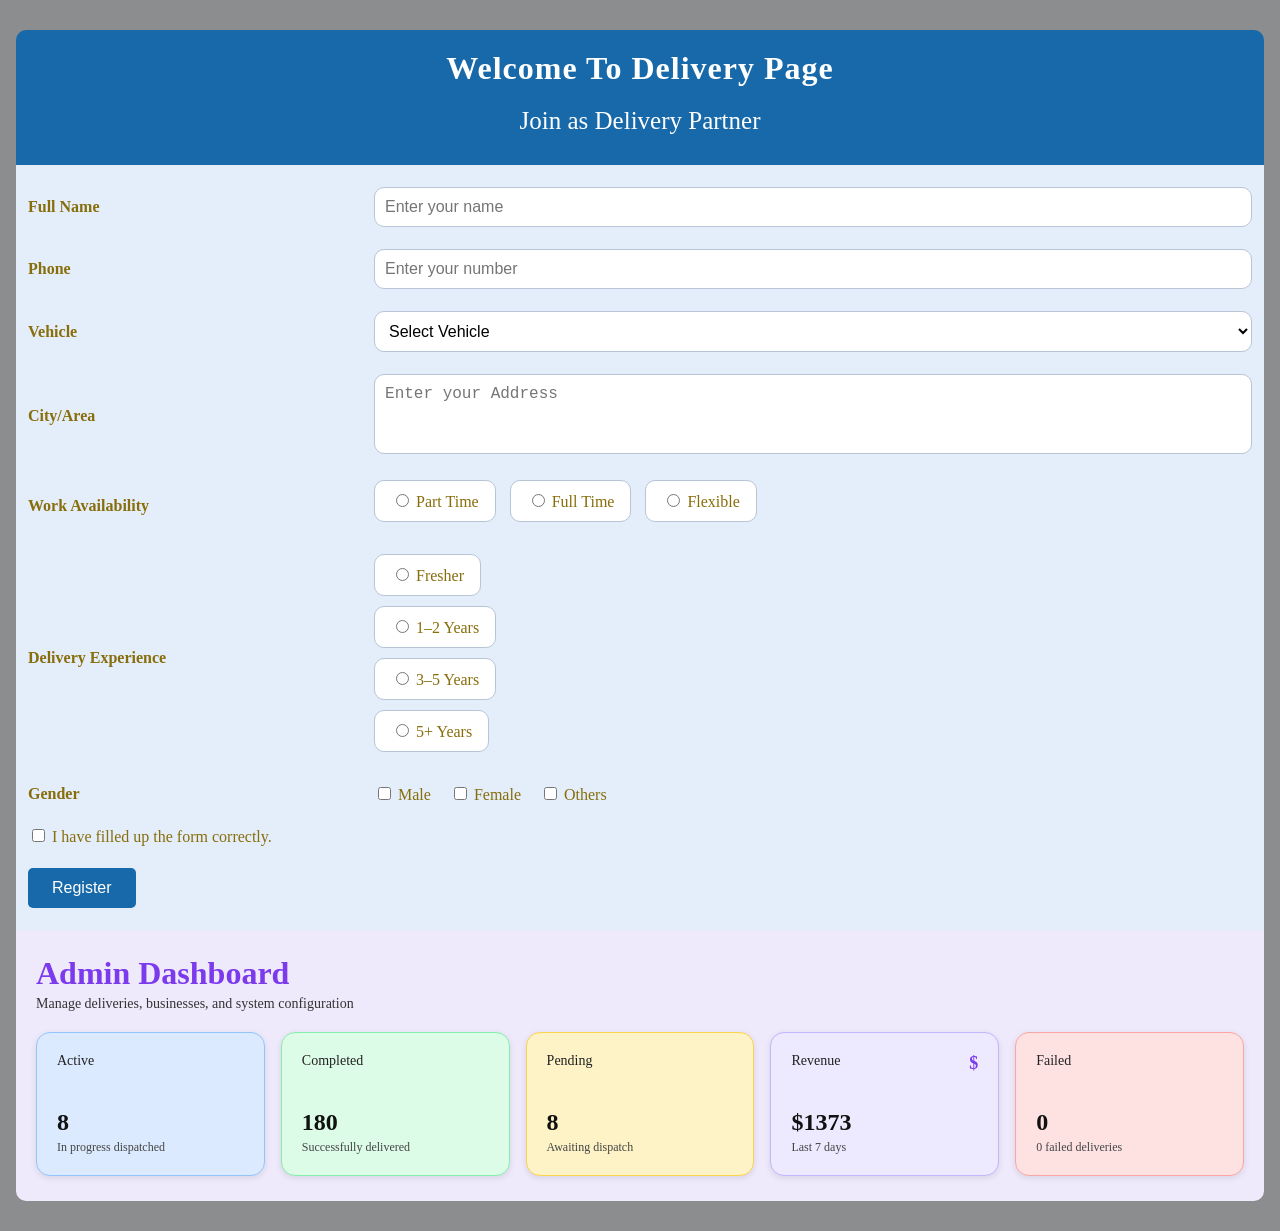
<file: delivery.html>
<!DOCTYPE html>
<html lang="en-US">
<head>
    <meta charset="UTF-8">
    <meta name="viewport" content="width=device-width, initial-scale=1.0">
    <title>Delivery </title>
    <link rel="stylesheet" href="delivery.css">
</head>
<body>

    
    <div class="header-section">
        <h1 id="page-title">Welcome To Delivery Page</h1>
        <p class="subtitle">Join as Delivery Partner</p>
    </div>

    <form id="delivery-form" action="" method="get">
        <table class="form-table">

            <tr>
                <td><label for="name">Full Name</label></td>
                <td>
                    <input type="text" id="name" name="name" placeholder="Enter your name">
                    <span id="nameError" class="error"></span>
                </td>
            </tr>

            <tr>
                <td><label for="Phone">Phone</label></td>
                <td>
                    <input type="text" id="Phone" name="Phone" placeholder="Enter your number">
                    <span id="phoneError" class="error"></span>
                </td>
            </tr>

            <tr>
                <td><label for="vehicle">Vehicle</label></td>
                <td>
                    <select id="vehicle" name="vehicle">
                        <option value="">Select Vehicle</option>
                        <option value="Bicycle">Bicycle</option>
                        <option value="Bike">Bike</option>
                        <option value="Walking">Walking</option>
                        <option value="Drone">Drone</option>
                        <option value="Robot">Robot</option>
                    </select>
                    <span id="vehicleError" class="error"></span>
                </td>
            </tr>

            <tr>
                <td><label for="address">City/Area</label></td>
                <td>
                    <textarea id="address" name="address" placeholder="Enter your Address"></textarea>
                    <span id="cityError" class="error"></span>
                </td>
            </tr>
                        <!-- Work Availability -->
            <tr>
                <td><label>Work Availability</label></td>
                <td>
                    <label class="option-box">
                        <input type="radio" name="availability" value="Part Time"> Part Time
                    </label>
                    <label class="option-box">
                        <input type="radio" name="availability" value="Full Time"> Full Time
                    </label>
                    <label class="option-box">
                        <input type="radio" name="availability" value="Flexible"> Flexible
                    </label>
                </td>
            </tr>

            <!-- Delivery Experience -->
            <tr>
                <td><label>Delivery Experience</label></td>
                <td>
                    <label class="option-box">
                        <input type="radio" name="experience" value="Fresher"> Fresher
                    </label>
                    <br>
                    <label class="option-box">
                        <input type="radio" name="experience" value="1-2 Years"> 1–2 Years
                    </label>
                    <br>
                    <label class="option-box">
                        <input type="radio" name="experience" value="3-5 Years"> 3–5 Years
                    </label>
                    <br>
                    <label class="option-box">
                        <input type="radio" name="experience" value="5+ Years"> 5+ Years
                    </label>
                </td>
            </tr>

            <tr>
                <td><label>Gender</label></td>
                <td>
                    <div class="gender-options">
                        <label><input type="checkbox" name="gender" value="Male"> Male</label>
                        <label><input type="checkbox" name="gender" value="Female"> Female</label>
                        <label><input type="checkbox" name="gender" value="Others"> Others</label>
                    </div>
                </td>
            </tr>

            <tr>
                <td colspan="2">
                    <label class="confirm">
                        <input type="checkbox" id="confirm">
                        I have filled up the form correctly.
                    </label>
                </td>
            </tr>

            <tr>
                <td colspan="2">
                    <button class="register-btn" type="submit">Register</button>
                </td>
            </tr>

        </table>
    </form>

       <div class="dashboard">

        <h2 class="dash-title">Admin Dashboard</h2>
        <p class="dash-sub">Manage deliveries, businesses, and system configuration</p>

        <div class="dash-cards">

            <div class="dash-card active">
                <div class="card-top">
                    <span>Active</span>
                    <span class="icon blue"></span>
                </div>
                <h3>8</h3>
                <p>In progress dispatched</p>
            </div>

            <div class="dash-card completed">
                <div class="card-top">
                    <span>Completed</span>
                    <span class="icon green"></span>
                </div>
                <h3>180</h3>
                <p>Successfully delivered</p>
            </div>

            <div class="dash-card pending">
                <div class="card-top">
                    <span>Pending</span>
                    <span class="icon orange"></span>
                </div>
                <h3>8</h3>
                <p>Awaiting dispatch</p>
            </div>

            <div class="dash-card revenue">
                <div class="card-top">
                    <span>Revenue</span>
                    <span class="icon purple">$</span>
                </div>
                <h3>$1373</h3>
                <p>Last 7 days</p>
            </div>

            <div class="dash-card failed">
                <div class="card-top">
                    <span>Failed</span>
                    <span class="icon red"></span>
                </div>
                <h3>0</h3>
                <p>0 failed deliveries</p>
            </div>

        </div>
    </div>
    

    <script src="delivery.js"></script>

</body>
</html>
</file>
<file: delivery.css>
* {
    box-sizing: border-box;
}

body {
    margin: 0;
    padding: 30px 16px;
    color: #886d0b;
    background-color: #8c8d8e;
}


.header-section {
    background-color: #1769aa;
    padding: 20px;
    border-radius: 10px 10px 0 0;
}

#page-title {
    margin: 0 0 10px;
    text-align: center;
    font-size: 32px;
    letter-spacing: 1px;
    color: white;
}

.subtitle {
    margin: 0;
    padding: 10px;
    text-align: center;
    font-size: 25px;
    color: white;
}


#delivery-form {
    margin: 0;
    padding: 10px 0;
    background-color: #e3eefa;
}

.form-table {
    width: 100%;
}

.form-table td {
    padding: 10px;
}

label {
    font-weight: bold;
}

.option-box {
    display: inline-block;
    margin: 0 10px 10px 0;
    padding: 10px 16px;
    border: 1px solid #b8c5d6;
    border-radius: 10px;
    background-color: white;
    font-weight: normal;
    transition: background 0.3s;
}

.option-box:hover {
    background-color: #27b2d5;
}

input[type="text"],
select,
textarea {
    width: 100%;
    padding: 10px;
    border: 1px solid #b8c5d6;
    border-radius: 10px;
    font-size: 16px;
    background-color: white;
}

textarea {
    height: 80px;
    resize: none;
}


.gender-options label {
    display: inline-block;
    margin-right: 15px;
    font-weight: normal;
}

.confirm {
    font-weight: normal;
}

/* Register button */
.register-btn {
    padding: 11px 24px;
    border: 0;
    border-radius: 5px;
    background-color: #1769aa;
    color: white;
    font-size: 16px;
    transition: background 0.3s;
}

.register-btn:hover {
    background-color: #885820;
}

.error {
    color: red;
}

/*  Admin Dashboard  */
.dashboard {
    margin: 0;
    padding: 25px 20px;
    background-color: #efeafb;
    border-radius: 0 0 10px 10px;
}

.dash-title {
    margin: 0;
    font-size: 32px;
    color: #7c3aed;
}

.dash-sub {
    margin: 4px 0 20px;
    font-size: 14px;
    color: #333;
}


.dash-cards {
    display: grid;
    grid-template-columns: 1fr 1fr 1fr 1fr 1fr;
    gap: 16px;
}

.dash-card {
    padding: 20px;
    border-radius: 14px;
    box-shadow: 0 2px 6px rgba(0, 0, 0, 0.1);
    color: #222;
}


.dash-card.active {
    background-color: #dbeafe;
    border: 1px solid #93c5fd;
}

.dash-card.completed {
    background-color: #dcfce7;
    border: 1px solid #86efac;
}

.dash-card.pending {
    background-color: #fef3c7;
    border: 1px solid #fcd34d;
}

.dash-card.revenue {
    background-color: #ede9fe;
    border: 1px solid #c4b5fd;
}

.dash-card.failed {
    background-color: #fee2e2;
    border: 1px solid #fca5a5;
}

.card-top {
    margin-bottom: 40px;
    font-size: 14px;
}

.dash-card h3 {
    margin: 0;
    font-size: 24px;
    color: #111;
}

.dash-card p {
    margin: 4px 0 0;
    font-size: 12px;
    color: #444;
}


.icon {
    float: right;
    font-size: 18px;
    font-weight: bold;
}

.blue   { color: #3b82f6; }
.green  { color: #22c55e; }
.orange { color: #f59e0b; }
.purple { color: #7c3aed; }
.red    { color: #ef4444; }


.dash-card {
    transition: background 0.3s;
}


.dash-card.active:hover {
    background-color: #c74104;
}

.dash-card.completed:hover {
    background-color: #3509e5f1;
}

.dash-card.pending:hover {
    background-color: #b2141f;
}

.dash-card.revenue:hover {
    background-color: #9507e7;
}

.dash-card.failed:hover {
    background-color: #23cd05da;
}
</file>
